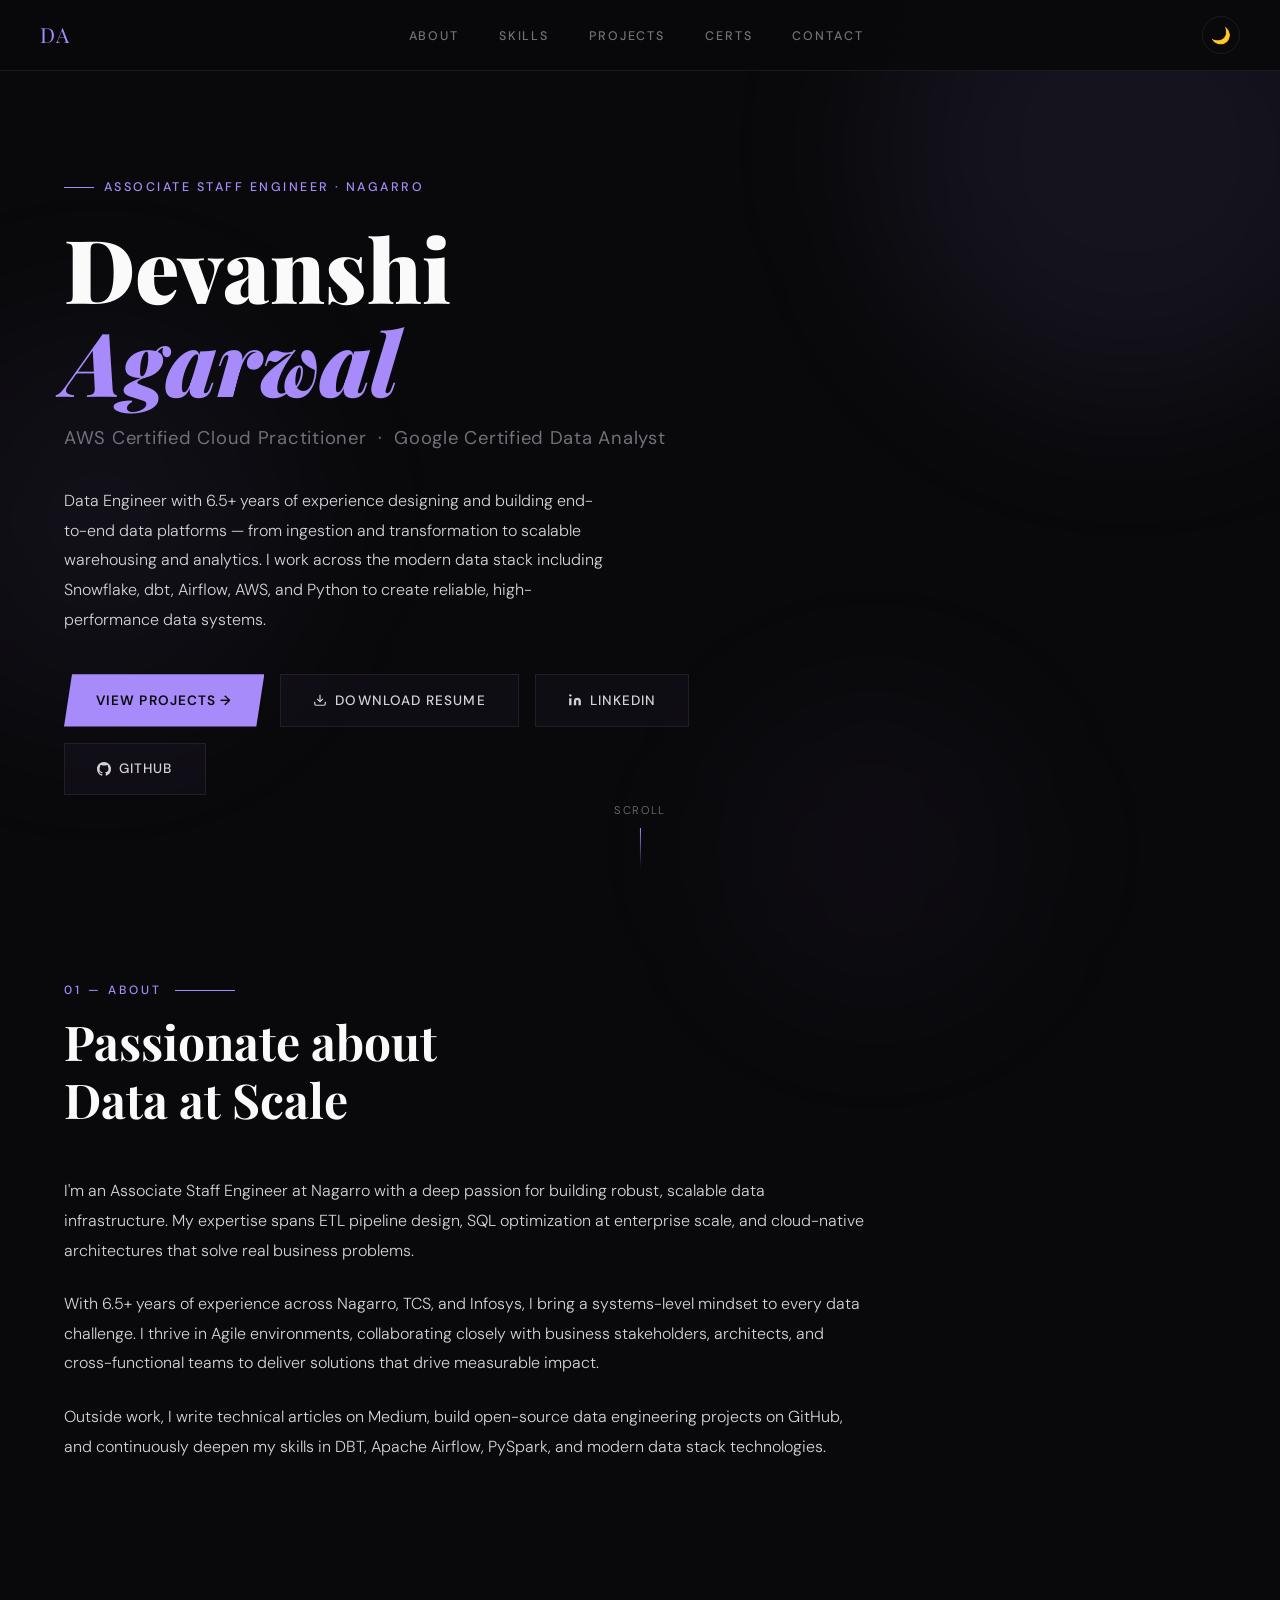
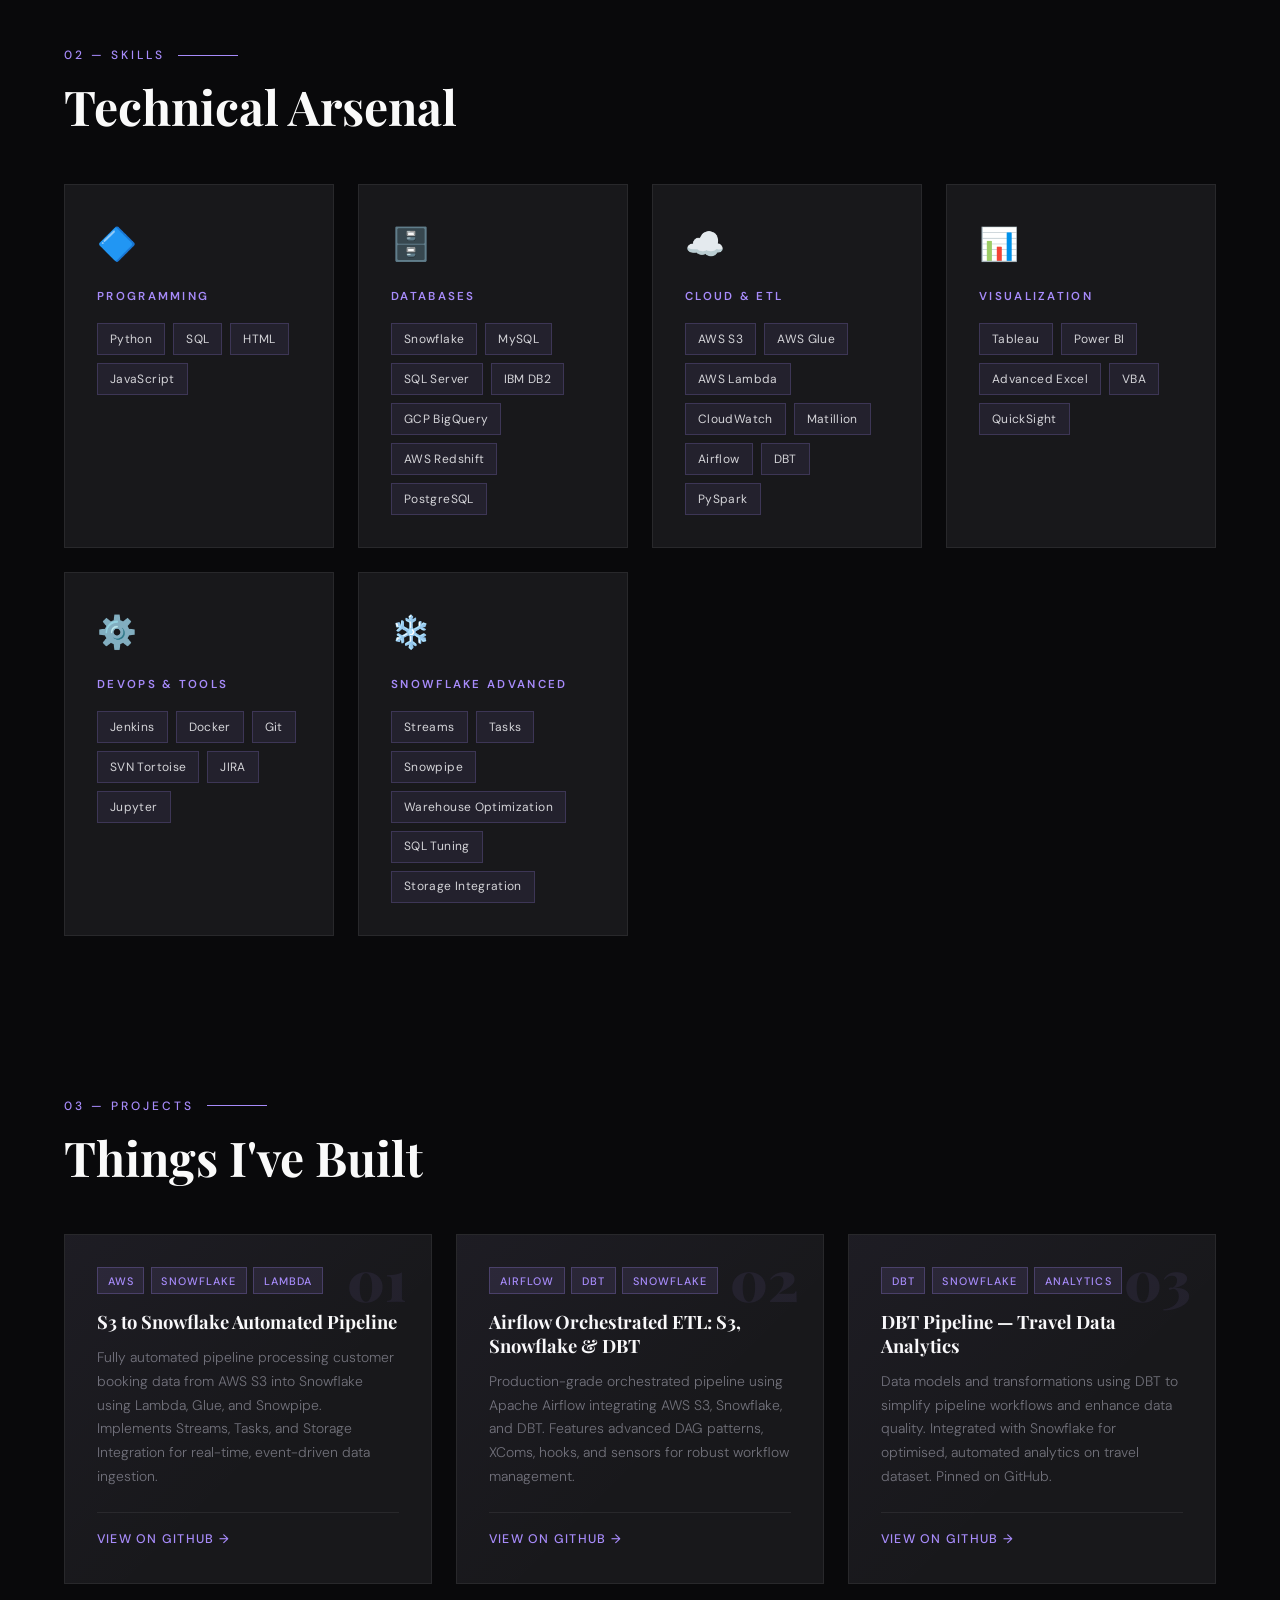
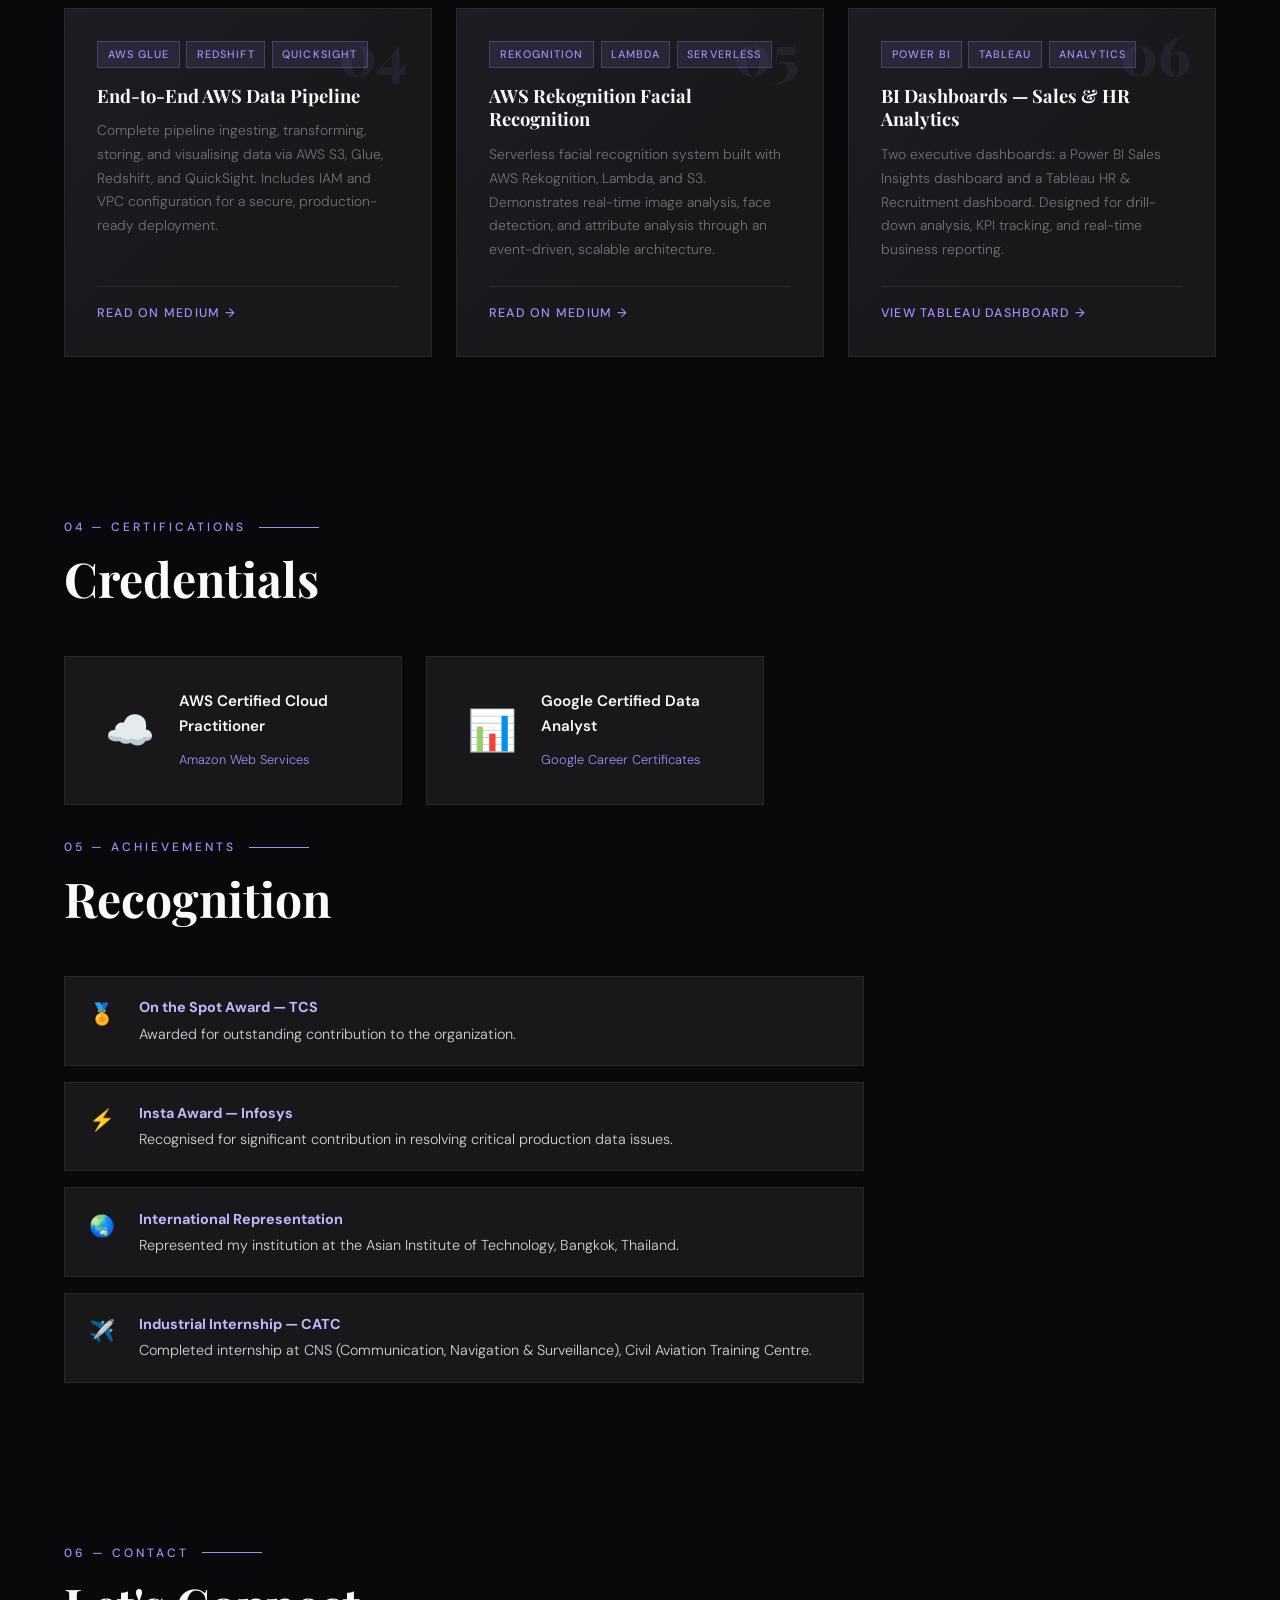
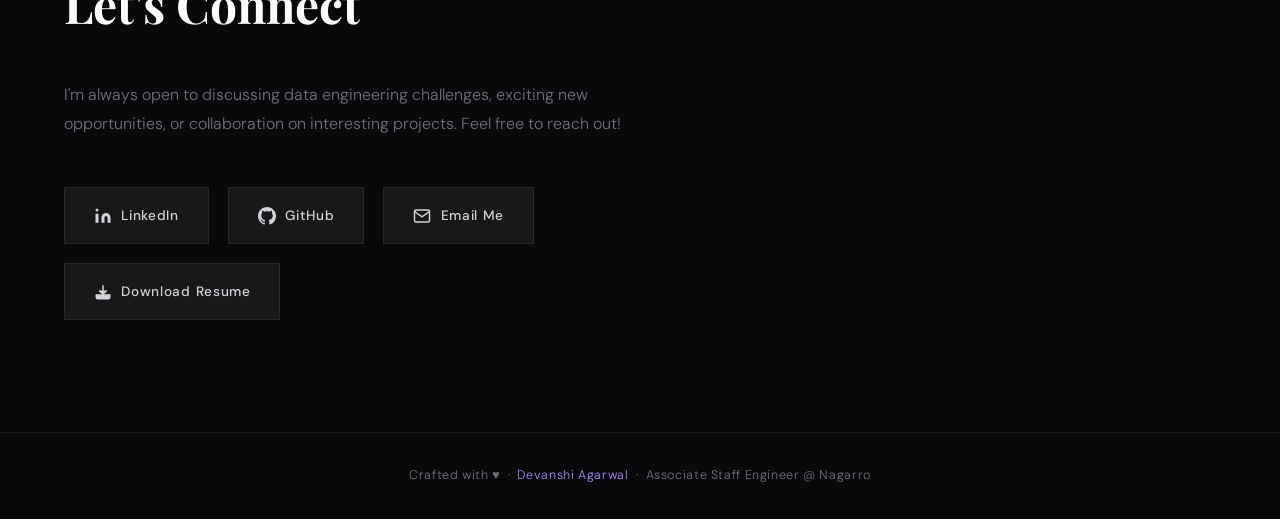
<file: index.html>
<!DOCTYPE html>
<html lang="en">
<head>
  <meta charset="UTF-8"/>
  <meta name="viewport" content="width=device-width, initial-scale=1.0"/>
  <title>Devanshi Agarwal — Data Engineer</title>
  <link href="https://fonts.googleapis.com/css2?family=Playfair+Display:ital,wght@0,400;0,700;0,900;1,400&family=DM+Sans:opsz,wght@9..40,300;9..40,400;9..40,500;9..40,600&display=swap" rel="stylesheet"/>
  <style>
    :root {
      --navy:        #09090B;
      --navy-mid:    #111113;
      --navy-card:   #18181B;
      --navy-border: rgba(255,255,255,0.07);
      --gold:        #A78BFA;
      --gold-light:  #C4B5FD;
      --gold-dim:    rgba(167,139,250,0.10);
      --white:       #FAFAFA;
      --text:        #D4D4D8;
      --text-muted:  #71717A;
      --accent:      #A78BFA;
      --accent-dim:  rgba(167,139,250,0.10);
    }

    [data-theme="light"] {
      --navy:        #FAFAFA;
      --navy-mid:    #F4F4F5;
      --navy-card:   #FFFFFF;
      --navy-border: rgba(0,0,0,0.08);
      --gold:        #7C3AED;
      --gold-light:  #6D28D9;
      --gold-dim:    rgba(124,58,237,0.07);
      --white:       #09090B;
      --text:        #18181B;
      --text-muted:  #71717A;
      --accent:      #7C3AED;
      --accent-dim:  rgba(124,58,237,0.07);
    }

    /* Theme toggle button */
    .theme-toggle {
      background: none;
      border: 1px solid var(--navy-border);
      color: var(--text-muted);
      cursor: pointer;
      width: 38px;
      height: 38px;
      border-radius: 50%;
      display: flex;
      align-items: center;
      justify-content: center;
      font-size: 1rem;
      transition: all 0.3s;
      flex-shrink: 0;
    }

    .theme-toggle:hover {
      border-color: var(--gold);
      color: var(--gold);
      background: var(--gold-dim);
    }

    [data-theme="light"] body::before { display: none; }

    [data-theme="light"] .orb-1,
    [data-theme="light"] .orb-2,
    [data-theme="light"] .orb-3 { display: none; }

    [data-theme="light"] #about,
    [data-theme="light"] #experience,
    [data-theme="light"] #certifications { background: none; }

    [data-theme="light"] nav {
      background: rgba(250,250,250,0.92);
      box-shadow: 0 1px 0 rgba(0,0,0,0.06);
    }

    *, *::before, *::after { margin: 0; padding: 0; box-sizing: border-box; }
    html { scroll-behavior: smooth; font-size: 16px; }

    body {
      background: var(--navy);
      color: var(--text);
      font-family: 'DM Sans', sans-serif;
      font-weight: 300;
      line-height: 1.7;
      overflow-x: hidden;
    }

    ::-webkit-scrollbar { width: 6px; }
    ::-webkit-scrollbar-track { background: var(--navy); }
    ::-webkit-scrollbar-thumb { background: var(--gold); border-radius: 3px; }

    body::before { display: none; }

    .orb {
      position: fixed;
      border-radius: 50%;
      filter: blur(80px);
      pointer-events: none;
      z-index: 0;
      animation: floatOrb 12s ease-in-out infinite;
    }
    .orb-1 { width: 500px; height: 500px; background: rgba(167,139,250,0.08); top: -100px; right: -100px; }
    .orb-2 { width: 400px; height: 400px; background: rgba(167,139,250,0.05); bottom: 20%; left: -100px; animation-delay: 5s; }
    .orb-3 { width: 300px; height: 300px; background: rgba(167,139,250,0.04); bottom: -100px; right: 20%; animation-delay: 8s; }

    @keyframes floatOrb {
      0%, 100% { transform: translateY(0) scale(1); }
      50% { transform: translateY(-30px) scale(1.05); }
    }

    /* NAV */
    nav {
      position: fixed;
      top: 0; left: 0; right: 0;
      z-index: 1000;
      padding: 1rem max(2rem, calc(50% - 600px));
      display: flex;
      justify-content: space-between;
      align-items: center;
      background: rgba(9,9,11,0.92);
      backdrop-filter: blur(20px);
      border-bottom: 1px solid var(--navy-border);
      transition: box-shadow 0.3s;
    }

    .nav-logo {
      font-family: 'Playfair Display', serif;
      font-size: 1.3rem;
      color: var(--gold);
      letter-spacing: 0.05em;
      text-decoration: none;
    }

    .nav-links { display: flex; gap: 2.5rem; list-style: none; }

    .nav-links a {
      color: var(--text-muted);
      text-decoration: none;
      font-size: 0.78rem;
      letter-spacing: 0.15em;
      text-transform: uppercase;
      font-weight: 500;
      transition: color 0.3s;
      position: relative;
    }

    .nav-links a::after {
      content: '';
      position: absolute;
      bottom: -3px; left: 0; right: 0;
      height: 1px;
      background: var(--gold);
      transform: scaleX(0);
      transition: transform 0.3s;
    }

    .nav-links a:hover { color: var(--gold); }
    .nav-links a:hover::after { transform: scaleX(1); }

    /* HERO */
    #hero {
      min-height: 100vh;
      display: flex;
      align-items: center;
      padding: 8rem max(4rem, calc(50% - 580px)) 4rem;
      position: relative;
      z-index: 1;
    }

    .hero-content { max-width: 680px; }

    .hero-tag {
      display: inline-flex;
      align-items: center;
      gap: 0.6rem;
      font-size: 0.78rem;
      letter-spacing: 0.2em;
      text-transform: uppercase;
      color: var(--gold);
      margin-bottom: 1.5rem;
      font-weight: 500;
      opacity: 0;
      animation: fadeUp 0.8s ease forwards 0.1s;
    }

    .hero-tag::before {
      content: '';
      display: block;
      width: 30px;
      height: 1px;
      background: var(--gold);
    }

    .hero-name {
      font-family: 'Playfair Display', serif;
      font-size: clamp(3rem, 7vw, 5.5rem);
      font-weight: 900;
      line-height: 1.05;
      color: var(--white);
      margin-bottom: 1rem;
      opacity: 0;
      animation: fadeUp 0.8s ease forwards 0.25s;
    }

    .hero-name span { color: var(--gold); font-style: italic; }

    .hero-title {
      font-size: 1.15rem;
      color: var(--text-muted);
      margin-bottom: 2rem;
      font-weight: 400;
      letter-spacing: 0.04em;
      opacity: 0;
      animation: fadeUp 0.8s ease forwards 0.4s;
    }

    .hero-desc {
      font-size: 1rem;
      line-height: 1.85;
      color: var(--text);
      max-width: 550px;
      margin-bottom: 2.5rem;
      opacity: 0;
      animation: fadeUp 0.8s ease forwards 0.55s;
    }

    .hero-ctas {
      display: flex;
      gap: 1rem;
      flex-wrap: wrap;
      opacity: 0;
      animation: fadeUp 0.8s ease forwards 0.7s;
    }

    .btn-primary {
      display: inline-flex;
      align-items: center;
      gap: 0.5rem;
      padding: 0.85rem 2rem;
      background: var(--gold);
      color: var(--navy);
      text-decoration: none;
      font-weight: 600;
      font-size: 0.85rem;
      letter-spacing: 0.08em;
      text-transform: uppercase;
      transition: all 0.3s;
      clip-path: polygon(8px 0%, 100% 0%, calc(100% - 8px) 100%, 0% 100%);
    }

    .btn-primary:hover {
      background: var(--gold-light);
      transform: translateY(-2px);
      box-shadow: 0 8px 30px rgba(167,139,250,0.3);
    }

    .btn-outline {
      display: inline-flex;
      align-items: center;
      gap: 0.5rem;
      padding: 0.85rem 2rem;
      border: 1px solid var(--navy-border);
      color: var(--text);
      text-decoration: none;
      font-weight: 500;
      font-size: 0.85rem;
      letter-spacing: 0.08em;
      text-transform: uppercase;
      transition: all 0.3s;
      background: rgba(167,139,250,0.04);
    }

    .btn-outline:hover {
      border-color: var(--gold);
      color: var(--gold);
      background: var(--gold-dim);
    }

    .hero-stats {
      position: absolute;
      right: 4rem;
      top: 50%;
      transform: translateY(-50%);
      display: flex;
      flex-direction: column;
      gap: 2rem;
      opacity: 0;
      animation: fadeInRight 0.8s ease forwards 0.9s;
    }

    .stat-item { text-align: right; }

    .stat-number {
      font-family: 'Playfair Display', serif;
      font-size: 2.8rem;
      font-weight: 700;
      color: var(--gold);
      line-height: 1;
    }

    .stat-label {
      font-size: 0.72rem;
      letter-spacing: 0.15em;
      text-transform: uppercase;
      color: var(--text-muted);
      margin-top: 0.2rem;
    }

    .stat-divider { width: 100%; height: 1px; background: var(--navy-border); }

    .scroll-hint {
      position: absolute;
      bottom: 2rem;
      left: 50%;
      transform: translateX(-50%);
      display: flex;
      flex-direction: column;
      align-items: center;
      gap: 0.5rem;
      color: var(--text-muted);
      font-size: 0.7rem;
      letter-spacing: 0.15em;
      text-transform: uppercase;
      animation: scrollBounce 2s ease-in-out infinite;
      z-index: 1;
    }

    .scroll-hint::after {
      content: '';
      display: block;
      width: 1px;
      height: 40px;
      background: linear-gradient(to bottom, var(--gold), transparent);
    }

    @keyframes scrollBounce {
      0%, 100% { transform: translateX(-50%) translateY(0); }
      50% { transform: translateX(-50%) translateY(8px); }
    }

    /* SECTIONS */
    section {
      padding: 5rem max(4rem, calc(50% - 580px));
      position: relative;
      z-index: 1;
    }

    .section-header { margin-bottom: 3rem; }

    .section-label {
      font-size: 0.75rem;
      letter-spacing: 0.25em;
      text-transform: uppercase;
      color: var(--gold);
      font-weight: 500;
      display: flex;
      align-items: center;
      gap: 0.8rem;
      margin-bottom: 0.8rem;
    }

    .section-label::after {
      content: '';
      flex: 1;
      max-width: 60px;
      height: 1px;
      background: var(--gold);
    }

    .section-title {
      font-family: 'Playfair Display', serif;
      font-size: clamp(2rem, 4vw, 3rem);
      font-weight: 700;
      color: var(--white);
      line-height: 1.2;
    }

    /* ABOUT */
    #about { }

    .about-grid {
      display: grid;
      grid-template-columns: 1fr;
      gap: 2rem;
      align-items: start;
      max-width: 800px;
    }

    .about-text p {
      color: var(--text);
      margin-bottom: 1.5rem;
      font-size: 1rem;
      line-height: 1.85;
    }

    .about-highlights { display: flex; flex-direction: column; gap: 1rem; }

    .highlight-item {
      display: flex;
      align-items: flex-start;
      gap: 1rem;
      padding: 1.2rem 1.5rem;
      background: rgba(167,139,250,0.04);
      border: 1px solid var(--navy-border);
      border-left: 3px solid var(--gold);
      transition: all 0.3s;
    }

    .highlight-item:hover { background: var(--gold-dim); transform: translateX(4px); }

    .highlight-icon { font-size: 1.3rem; flex-shrink: 0; }

    .highlight-text strong {
      display: block;
      color: var(--white);
      font-size: 0.88rem;
      font-weight: 600;
      margin-bottom: 0.2rem;
    }

    .highlight-text span { font-size: 0.8rem; color: var(--text-muted); }

    /* SKILLS */
    #skills { }

    .skills-grid {
      display: grid;
      grid-template-columns: repeat(auto-fit, minmax(260px, 1fr));
      gap: 1.5rem;
    }

    .skill-card {
      padding: 2rem;
      background: var(--navy-card);
      border: 1px solid var(--navy-border);
      transition: all 0.3s;
      position: relative;
      overflow: hidden;
    }

    .skill-card::before {
      content: '';
      position: absolute;
      top: 0; left: 0; right: 0;
      height: 2px;
      background: linear-gradient(90deg, var(--gold), transparent);
      transform: scaleX(0);
      transform-origin: left;
      transition: transform 0.4s;
    }

    .skill-card:hover { border-color: rgba(167,139,250,0.4); transform: translateY(-4px); box-shadow: 0 20px 40px rgba(0,0,0,0.3); }
    .skill-card:hover::before { transform: scaleX(1); }

    .skill-card-icon { font-size: 2rem; margin-bottom: 1rem; }
    .skill-card-title { font-size: 0.72rem; letter-spacing: 0.2em; text-transform: uppercase; color: var(--gold); font-weight: 600; margin-bottom: 1rem; }

    .skill-tags { display: flex; flex-wrap: wrap; gap: 0.5rem; }

    .skill-tag {
      padding: 0.3rem 0.75rem;
      font-size: 0.75rem;
      background: rgba(167,139,250,0.08);
      border: 1px solid rgba(167,139,250,0.2);
      color: var(--text);
      letter-spacing: 0.03em;
      font-weight: 400;
      transition: all 0.2s;
    }

    .skill-tag:hover { background: var(--gold-dim); color: var(--gold-light); border-color: var(--gold); }

    /* EXPERIENCE */
    #experience { background: linear-gradient(180deg, transparent, rgba(17,24,39,0.3), transparent); }

    .experience-inner { max-width: 900px; }

    .exp-item {
      display: grid;
      grid-template-columns: 140px 1fr;
      gap: 3rem;
      margin-bottom: 3rem;
      position: relative;
    }

    .exp-item::after {
      content: '';
      position: absolute;
      left: 139px;
      top: 20px;
      bottom: -4rem;
      width: 1px;
      background: linear-gradient(to bottom, var(--gold), transparent);
    }

    .exp-item:last-child::after { display: none; }

    .exp-meta { text-align: right; padding-top: 0.2rem; }

    .exp-date {
      font-size: 0.75rem;
      letter-spacing: 0.1em;
      color: var(--gold);
      font-weight: 500;
      text-transform: uppercase;
      display: block;
      margin-bottom: 0.4rem;
      line-height: 1.6;
    }

    .exp-company-side { font-size: 0.8rem; color: var(--text-muted); }

    .exp-dot {
      position: absolute;
      left: 131px;
      top: 12px;
      width: 18px;
      height: 18px;
      border: 2px solid var(--gold);
      background: var(--navy);
      border-radius: 50%;
      display: flex;
      align-items: center;
      justify-content: center;
    }

    .exp-dot::before {
      content: '';
      width: 6px;
      height: 6px;
      background: var(--gold);
      border-radius: 50%;
    }

    .exp-role {
      font-family: 'Playfair Display', serif;
      font-size: 1.4rem;
      font-weight: 700;
      color: var(--white);
      margin-bottom: 0.3rem;
    }

    .exp-company-name {
      font-size: 0.88rem;
      color: var(--gold);
      font-weight: 500;
      margin-bottom: 1.2rem;
      letter-spacing: 0.05em;
    }

    .exp-bullets { list-style: none; display: flex; flex-direction: column; gap: 0.75rem; }

    .exp-bullets li {
      font-size: 0.9rem;
      color: var(--text);
      display: flex;
      gap: 0.75rem;
      align-items: flex-start;
      line-height: 1.6;
    }

    .exp-bullets li::before { content: '▸'; color: var(--gold); flex-shrink: 0; }
    .exp-highlight { color: var(--gold-light); font-weight: 500; }

    /* PROJECTS */
    .projects-grid {
      display: grid;
      grid-template-columns: repeat(auto-fit, minmax(320px, 1fr));
      gap: 1.5rem;
      max-width: 1200px;
    }

    .project-card {
      background: var(--navy-card);
      border: 1px solid var(--navy-border);
      padding: 2rem;
      transition: all 0.35s;
      position: relative;
      overflow: hidden;
      display: flex;
      flex-direction: column;
    }

    .project-card::before {
      content: '';
      position: absolute;
      inset: 0;
      background: linear-gradient(135deg, rgba(167,139,250,0.04) 0%, transparent 60%);
      pointer-events: none;
    }

    .project-card:hover {
      border-color: rgba(167,139,250,0.5);
      transform: translateY(-6px);
      box-shadow: 0 25px 50px rgba(0,0,0,0.4);
    }

    .project-number {
      font-family: 'Playfair Display', serif;
      font-size: 3.5rem;
      font-weight: 900;
      color: rgba(167,139,250,0.08);
      line-height: 1;
      position: absolute;
      top: 1rem;
      right: 1.5rem;
    }

    .project-tags { display: flex; flex-wrap: wrap; gap: 0.4rem; margin-bottom: 1rem; }

    .project-tag {
      padding: 0.2rem 0.6rem;
      font-size: 0.68rem;
      letter-spacing: 0.1em;
      text-transform: uppercase;
      background: var(--accent-dim);
      color: var(--accent);
      border: 1px solid rgba(167,139,250,0.25);
      font-weight: 500;
    }

    .project-title {
      font-family: 'Playfair Display', serif;
      font-size: 1.15rem;
      font-weight: 700;
      color: var(--white);
      margin-bottom: 0.75rem;
      line-height: 1.3;
    }

    .project-desc {
      font-size: 0.87rem;
      color: var(--text-muted);
      line-height: 1.7;
      flex: 1;
      margin-bottom: 1.5rem;
    }

    .project-link {
      display: inline-flex;
      align-items: center;
      gap: 0.5rem;
      font-size: 0.78rem;
      color: var(--gold);
      text-decoration: none;
      letter-spacing: 0.1em;
      text-transform: uppercase;
      font-weight: 500;
      transition: gap 0.2s;
      border-top: 1px solid var(--navy-border);
      padding-top: 1rem;
    }

    .project-link:hover { gap: 0.9rem; color: var(--gold-light); }

    /* CERTIFICATIONS */
    #certifications { }

    .certs-grid {
      display: grid;
      grid-template-columns: repeat(auto-fit, minmax(280px, 1fr));
      gap: 1.5rem;
      max-width: 700px;
      margin-bottom: 2rem;
    }

    .cert-card {
      padding: 2rem 2.5rem;
      background: var(--navy-card);
      border: 1px solid var(--navy-border);
      display: flex;
      align-items: center;
      gap: 1.5rem;
      transition: all 0.3s;
    }

    .cert-card:hover {
      border-color: rgba(167,139,250,0.4);
      transform: translateY(-3px);
      box-shadow: 0 15px 40px rgba(0,0,0,0.2);
    }

    .cert-badge { font-size: 2.5rem; flex-shrink: 0; }

    .cert-info strong { display: block; color: var(--white); font-size: 0.95rem; font-weight: 600; margin-bottom: 0.3rem; }
    .cert-info span { font-size: 0.8rem; color: var(--gold); }

    .achievements-list { display: flex; flex-direction: column; gap: 1rem; max-width: 800px; }

    .achievement-item {
      display: flex;
      gap: 1.5rem;
      align-items: flex-start;
      padding: 1.2rem 1.5rem;
      background: var(--navy-card);
      border: 1px solid var(--navy-border);
      transition: all 0.3s;
    }

    .achievement-item:hover { border-color: rgba(167,139,250,0.3); transform: translateX(4px); }
    .achievement-icon { font-size: 1.3rem; flex-shrink: 0; }
    .achievement-text { font-size: 0.9rem; color: var(--text); line-height: 1.6; }

    /* CONTACT */
    #contact { }

    .contact-inner { max-width: 600px; }

    .contact-desc { font-size: 1rem; color: var(--text-muted); margin-bottom: 3rem; line-height: 1.8; }

    .contact-links {
      display: flex;
      justify-content: flex-start;
      gap: 1.2rem;
      flex-wrap: wrap;
      margin-bottom: 2rem;
    }

    .contact-link {
      display: flex;
      align-items: center;
      gap: 0.6rem;
      padding: 1rem 1.8rem;
      background: var(--navy-card);
      border: 1px solid var(--navy-border);
      color: var(--text);
      text-decoration: none;
      font-size: 0.85rem;
      font-weight: 500;
      transition: all 0.3s;
      letter-spacing: 0.05em;
    }

    .contact-link:hover {
      border-color: var(--gold);
      color: var(--gold);
      background: var(--gold-dim);
      transform: translateY(-3px);
      box-shadow: 0 10px 30px rgba(0,0,0,0.15);
    }

    .contact-link svg { width: 18px; height: 18px; fill: currentColor; }

    .contact-email { font-size: 0.85rem; color: var(--text-muted); }
    .contact-email a { color: var(--gold); text-decoration: none; }
    .contact-email a:hover { text-decoration: underline; }

    footer {
      text-align: center;
      padding: 2rem;
      border-top: 1px solid var(--navy-border);
      font-size: 0.78rem;
      color: var(--text-muted);
      letter-spacing: 0.05em;
      position: relative;
      z-index: 1;
    }

    footer span { color: var(--gold); }

    /* ANIMATIONS */
    @keyframes fadeUp {
      from { opacity: 0; transform: translateY(30px); }
      to { opacity: 1; transform: translateY(0); }
    }

    @keyframes fadeInRight {
      from { opacity: 0; transform: translate(30px, -50%); }
      to { opacity: 1; transform: translate(0, -50%); }
    }

    .reveal {
      opacity: 0;
      transform: translateY(25px);
      transition: opacity 0.7s ease, transform 0.7s ease;
    }

    .reveal.visible { opacity: 1; transform: translateY(0); }

    /* MOBILE */
    @media (max-width: 768px) {
      nav { padding: 1rem 1.5rem; }
      .nav-links { display: none; }
      section { padding: 4rem 1.5rem; }
      #hero { padding: 7rem 1.5rem 4rem; }
      nav { padding: 1rem 1.5rem; }
      #hero { padding: 7rem 1.5rem 4rem; }
      .hero-stats { display: none; }
      .hero-name { font-size: 2.5rem; }
      .about-grid { grid-template-columns: 1fr; gap: 2.5rem; }
      .exp-item { grid-template-columns: 1fr; gap: 0.5rem; }
      .exp-item::after, .exp-dot { display: none; }
      .exp-meta { text-align: left; }
    }

    /* HAMBURGER MENU */
    .hamburger {
      display: none;
      flex-direction: column;
      gap: 5px;
      cursor: pointer;
      padding: 4px;
      background: none;
      border: none;
    }
    .hamburger span {
      display: block;
      width: 22px;
      height: 2px;
      background: var(--text);
      border-radius: 2px;
      transition: all 0.3s;
    }
    .hamburger.open span:nth-child(1) { transform: translateY(7px) rotate(45deg); }
    .hamburger.open span:nth-child(2) { opacity: 0; }
    .hamburger.open span:nth-child(3) { transform: translateY(-7px) rotate(-45deg); }

    @media (max-width: 768px) {
      .hamburger { display: flex; }
      .nav-links {
        display: none;
        position: fixed;
        top: 60px; left: 0; right: 0;
        background: var(--navy-mid);
        border-bottom: 1px solid var(--navy-border);
        flex-direction: column;
        padding: 1.5rem 2rem;
        gap: 1.5rem;
        z-index: 999;
      }
      .nav-links.open { display: flex; }
      .nav-links a { font-size: 1rem; }
    }

    /* ACTIVE NAV */
    .nav-links a.active {
      color: var(--gold);
    }
    .nav-links a.active::after { transform: scaleX(1); }

    /* BACK TO TOP */
    .back-to-top {
      position: fixed;
      bottom: 2rem;
      right: 2rem;
      width: 42px;
      height: 42px;
      background: var(--gold);
      color: var(--navy);
      border: none;
      border-radius: 50%;
      cursor: pointer;
      display: flex;
      align-items: center;
      justify-content: center;
      font-size: 1.1rem;
      opacity: 0;
      transform: translateY(10px);
      transition: all 0.3s;
      z-index: 500;
      box-shadow: 0 4px 20px rgba(0,0,0,0.3);
    }
    .back-to-top.visible {
      opacity: 1;
      transform: translateY(0);
    }
    .back-to-top:hover {
      transform: translateY(-3px);
      box-shadow: 0 8px 25px rgba(0,0,0,0.4);
    }
  </style>
</head>
<body>

  <div class="orb orb-1"></div>
  <div class="orb orb-2"></div>
  <div class="orb orb-3"></div>

  <!-- NAV -->
  <nav>
    <a class="nav-logo" href="#hero">DA</a>
    <ul class="nav-links">
      <li><a href="#about">About</a></li>
      <li><a href="#skills">Skills</a></li>
      <li><a href="#projects">Projects</a></li>
      <li><a href="#certifications">Certs</a></li>
      <li><a href="#contact">Contact</a></li>
    </ul>
    <button class="hamburger" id="hamburger" aria-label="Menu"><span></span><span></span><span></span></button>
    <button class="theme-toggle" id="themeToggle" title="Toggle theme">🌙</button>
  </nav>

  <!-- HERO -->
  <section id="hero">
    <div class="hero-content">
      <div class="hero-tag">Associate Staff Engineer · Nagarro</div>
      <h1 class="hero-name">Devanshi<br/><span>Agarwal</span></h1>
      <p class="hero-title">AWS Certified Cloud Practitioner &nbsp;·&nbsp; Google Certified Data Analyst</p>
      <p class="hero-desc">
        Data Engineer with 6.5+ years of experience designing and building end-to-end data platforms — from ingestion and transformation to scalable warehousing and analytics. I work across the modern data stack including Snowflake, dbt, Airflow, AWS, and Python to create reliable, high-performance data systems.
      </p>
      <div class="hero-ctas">
        <a href="#projects" class="btn-primary">View Projects →</a>
        <a href="Devanshi Resume.pdf" download="Devanshi_Agarwal_Resume.pdf" class="btn-outline">
          <svg viewBox="0 0 24 24" width="14" height="14" fill="none" stroke="currentColor" stroke-width="2"><path d="M21 15v4a2 2 0 0 1-2 2H5a2 2 0 0 1-2-2v-4"/><polyline points="7 10 12 15 17 10"/><line x1="12" y1="15" x2="12" y2="3"/></svg>
          Download Resume
        </a>
        <a href="https://www.linkedin.com/in/devanshi-agarwal-23303223a/" target="_blank" class="btn-outline">
          <svg viewBox="0 0 24 24" width="14" height="14" fill="currentColor"><path d="M16 8a6 6 0 0 1 6 6v7h-4v-7a2 2 0 0 0-2-2 2 2 0 0 0-2 2v7h-4v-7a6 6 0 0 1 6-6zM2 9h4v12H2z"/><circle cx="4" cy="4" r="2"/></svg>
          LinkedIn
        </a>
        <a href="https://github.com/devanshiagarwal1034" target="_blank" class="btn-outline">
          <svg viewBox="0 0 24 24" width="14" height="14" fill="currentColor"><path d="M12 0C5.37 0 0 5.37 0 12c0 5.31 3.435 9.795 8.205 11.385.6.105.825-.255.825-.57 0-.285-.015-1.23-.015-2.235-3.015.555-3.795-.735-4.035-1.41-.135-.345-.72-1.41-1.23-1.695-.42-.225-1.02-.78-.015-.795.945-.015 1.62.87 1.845 1.23 1.08 1.815 2.805 1.305 3.495.99.105-.78.42-1.305.765-1.605-2.67-.3-5.46-1.335-5.46-5.925 0-1.305.465-2.385 1.23-3.225-.12-.3-.54-1.53.12-3.18 0 0 1.005-.315 3.3 1.23.96-.27 1.98-.405 3-.405s2.04.135 3 .405c2.295-1.56 3.3-1.23 3.3-1.23.66 1.65.24 2.88.12 3.18.765.84 1.23 1.905 1.23 3.225 0 4.605-2.805 5.625-5.475 5.925.435.375.81 1.095.81 2.22 0 1.605-.015 2.895-.015 3.3 0 .315.225.69.825.57A12.02 12.02 0 0 0 24 12c0-6.63-5.37-12-12-12z"/></svg>
          GitHub
        </a>
      </div>
    </div>


    <div class="scroll-hint">Scroll</div>
  </section>

  <!-- ABOUT -->
  <section id="about">
    <div class="section-header reveal">
      <div class="section-label">01 — About</div>
      <h2 class="section-title">Passionate about<br/>Data at Scale</h2>
    </div>
    <div class="about-grid">
      <div class="about-text reveal">
        <p>I'm an Associate Staff Engineer at Nagarro with a deep passion for building robust, scalable data infrastructure. My expertise spans ETL pipeline design, SQL optimization at enterprise scale, and cloud-native architectures that solve real business problems.</p>
        <p>With 6.5+ years of experience across Nagarro, TCS, and Infosys, I bring a systems-level mindset to every data challenge. I thrive in Agile environments, collaborating closely with business stakeholders, architects, and cross-functional teams to deliver solutions that drive measurable impact.</p>
        <p>Outside work, I write technical articles on Medium, build open-source data engineering projects on GitHub, and continuously deepen my skills in DBT, Apache Airflow, PySpark, and modern data stack technologies.</p>
      </div>
    </div>
  </section>

  <!-- SKILLS -->
  <section id="skills">
    <div class="section-header reveal">
      <div class="section-label">02 — Skills</div>
      <h2 class="section-title">Technical Arsenal</h2>
    </div>
    <div class="skills-grid">
      <div class="skill-card reveal">
        <div class="skill-card-icon">🔷</div>
        <div class="skill-card-title">Programming</div>
        <div class="skill-tags">
          <span class="skill-tag">Python</span>
          <span class="skill-tag">SQL</span>
          <span class="skill-tag">HTML</span>
          <span class="skill-tag">JavaScript</span>
        </div>
      </div>
      <div class="skill-card reveal">
        <div class="skill-card-icon">🗄️</div>
        <div class="skill-card-title">Databases</div>
        <div class="skill-tags">
          <span class="skill-tag">Snowflake</span>
          <span class="skill-tag">MySQL</span>
          <span class="skill-tag">SQL Server</span>
          <span class="skill-tag">IBM DB2</span>
          <span class="skill-tag">GCP BigQuery</span>
          <span class="skill-tag">AWS Redshift</span>
          <span class="skill-tag">PostgreSQL</span>
        </div>
      </div>
      <div class="skill-card reveal">
        <div class="skill-card-icon">☁️</div>
        <div class="skill-card-title">Cloud & ETL</div>
        <div class="skill-tags">
          <span class="skill-tag">AWS S3</span>
          <span class="skill-tag">AWS Glue</span>
          <span class="skill-tag">AWS Lambda</span>
          <span class="skill-tag">CloudWatch</span>
          <span class="skill-tag">Matillion</span>
          <span class="skill-tag">Airflow</span>
          <span class="skill-tag">DBT</span>
          <span class="skill-tag">PySpark</span>
        </div>
      </div>
      <div class="skill-card reveal">
        <div class="skill-card-icon">📊</div>
        <div class="skill-card-title">Visualization</div>
        <div class="skill-tags">
          <span class="skill-tag">Tableau</span>
          <span class="skill-tag">Power BI</span>
          <span class="skill-tag">Advanced Excel</span>
          <span class="skill-tag">VBA</span>
          <span class="skill-tag">QuickSight</span>
        </div>
      </div>
      <div class="skill-card reveal">
        <div class="skill-card-icon">⚙️</div>
        <div class="skill-card-title">DevOps & Tools</div>
        <div class="skill-tags">
          <span class="skill-tag">Jenkins</span>
          <span class="skill-tag">Docker</span>
          <span class="skill-tag">Git</span>
          <span class="skill-tag">SVN Tortoise</span>
          <span class="skill-tag">JIRA</span>
          <span class="skill-tag">Jupyter</span>
        </div>
      </div>
      <div class="skill-card reveal">
        <div class="skill-card-icon">❄️</div>
        <div class="skill-card-title">Snowflake Advanced</div>
        <div class="skill-tags">
          <span class="skill-tag">Streams</span>
          <span class="skill-tag">Tasks</span>
          <span class="skill-tag">Snowpipe</span>
          <span class="skill-tag">Warehouse Optimization</span>
          <span class="skill-tag">SQL Tuning</span>
          <span class="skill-tag">Storage Integration</span>
        </div>
      </div>
    </div>
  </section>

  <!-- EXPERIENCE -->


  <!-- PROJECTS -->
  <section id="projects">
    <div class="section-header reveal">
      <div class="section-label">03 — Projects</div>
      <h2 class="section-title">Things I've Built</h2>
    </div>
    <div class="projects-grid">

      <div class="project-card reveal">
        <div class="project-number">01</div>
        <div class="project-tags"><span class="project-tag">AWS</span><span class="project-tag">Snowflake</span><span class="project-tag">Lambda</span></div>
        <div class="project-title">S3 to Snowflake Automated Pipeline</div>
        <p class="project-desc">Fully automated pipeline processing customer booking data from AWS S3 into Snowflake using Lambda, Glue, and Snowpipe. Implements Streams, Tasks, and Storage Integration for real-time, event-driven data ingestion.</p>
        <a href="https://github.com/devanshiagarwal1034" target="_blank" class="project-link">View on GitHub →</a>
      </div>

      <div class="project-card reveal">
        <div class="project-number">02</div>
        <div class="project-tags"><span class="project-tag">Airflow</span><span class="project-tag">DBT</span><span class="project-tag">Snowflake</span></div>
        <div class="project-title">Airflow Orchestrated ETL: S3, Snowflake & DBT</div>
        <p class="project-desc">Production-grade orchestrated pipeline using Apache Airflow integrating AWS S3, Snowflake, and DBT. Features advanced DAG patterns, XComs, hooks, and sensors for robust workflow management.</p>
        <a href="https://github.com/devanshiagarwal1034" target="_blank" class="project-link">View on GitHub →</a>
      </div>

      <div class="project-card reveal">
        <div class="project-number">03</div>
        <div class="project-tags"><span class="project-tag">DBT</span><span class="project-tag">Snowflake</span><span class="project-tag">Analytics</span></div>
        <div class="project-title">DBT Pipeline — Travel Data Analytics</div>
        <p class="project-desc">Data models and transformations using DBT to simplify pipeline workflows and enhance data quality. Integrated with Snowflake for optimised, automated analytics on travel dataset. Pinned on GitHub.</p>
        <a href="https://github.com/devanshiagarwal1034/DBT-Pipeline-for-Travel-Data-Analytics" target="_blank" class="project-link">View on GitHub →</a>
      </div>

      <div class="project-card reveal">
        <div class="project-number">04</div>
        <div class="project-tags"><span class="project-tag">AWS Glue</span><span class="project-tag">Redshift</span><span class="project-tag">QuickSight</span></div>
        <div class="project-title">End-to-End AWS Data Pipeline</div>
        <p class="project-desc">Complete pipeline ingesting, transforming, storing, and visualising data via AWS S3, Glue, Redshift, and QuickSight. Includes IAM and VPC configuration for a secure, production-ready deployment.</p>
        <a href="https://medium.com/@devanshiec1034/create-an-end-to-end-data-pipeline-to-ingest-transform-store-analyze-and-visualize-data-using-ec21aa56a769" target="_blank" class="project-link">Read on Medium →</a>
      </div>

      <div class="project-card reveal">
        <div class="project-number">05</div>
        <div class="project-tags"><span class="project-tag">Rekognition</span><span class="project-tag">Lambda</span><span class="project-tag">Serverless</span></div>
        <div class="project-title">AWS Rekognition Facial Recognition</div>
        <p class="project-desc">Serverless facial recognition system built with AWS Rekognition, Lambda, and S3. Demonstrates real-time image analysis, face detection, and attribute analysis through an event-driven, scalable architecture.</p>
        <a href="https://medium.com/@devanshiec1034/use-amazon-rekognition-for-facial-recognition-and-analysis-0c68ca6d579e" target="_blank" class="project-link">Read on Medium →</a>
      </div>

      <div class="project-card reveal">
        <div class="project-number">06</div>
        <div class="project-tags"><span class="project-tag">Power BI</span><span class="project-tag">Tableau</span><span class="project-tag">Analytics</span></div>
        <div class="project-title">BI Dashboards — Sales & HR Analytics</div>
        <p class="project-desc">Two executive dashboards: a Power BI Sales Insights dashboard and a Tableau HR & Recruitment dashboard. Designed for drill-down analysis, KPI tracking, and real-time business reporting.</p>
        <a href="https://public.tableau.com/app/profile/dev4703/viz/HRRecruitmentDashboard/Home?publish=yes" target="_blank" class="project-link">View Tableau Dashboard →</a>
      </div>

    </div>
  </section>

  <!-- CERTIFICATIONS & ACHIEVEMENTS -->
  <section id="certifications">
    <div class="section-header reveal">
      <div class="section-label">04 — Certifications</div>
      <h2 class="section-title">Credentials</h2>
    </div>
    <div class="certs-grid">
      <div class="cert-card reveal">
        <div class="cert-badge">☁️</div>
        <div class="cert-info">
          <strong>AWS Certified Cloud Practitioner</strong>
          <span>Amazon Web Services</span>
        </div>
      </div>
      <div class="cert-card reveal">
        <div class="cert-badge">📊</div>
        <div class="cert-info">
          <strong>Google Certified Data Analyst</strong>
          <span>Google Career Certificates</span>
        </div>
      </div>
    </div>

    <div class="section-header reveal" style="margin-top:2rem;">
      <div class="section-label">05 — Achievements</div>
      <h2 class="section-title">Recognition</h2>
    </div>
    <div class="achievements-list">
      <div class="achievement-item reveal">
        <div class="achievement-icon">🏅</div>
        <div class="achievement-text"><strong style="color:var(--gold-light);display:block;margin-bottom:0.2rem;">On the Spot Award — TCS</strong>Awarded for outstanding contribution to the organization.</div>
      </div>
      <div class="achievement-item reveal">
        <div class="achievement-icon">⚡</div>
        <div class="achievement-text"><strong style="color:var(--gold-light);display:block;margin-bottom:0.2rem;">Insta Award — Infosys</strong>Recognised for significant contribution in resolving critical production data issues.</div>
      </div>
      <div class="achievement-item reveal">
        <div class="achievement-icon">🌏</div>
        <div class="achievement-text"><strong style="color:var(--gold-light);display:block;margin-bottom:0.2rem;">International Representation</strong>Represented my institution at the Asian Institute of Technology, Bangkok, Thailand.</div>
      </div>
      <div class="achievement-item reveal">
        <div class="achievement-icon">✈️</div>
        <div class="achievement-text"><strong style="color:var(--gold-light);display:block;margin-bottom:0.2rem;">Industrial Internship — CATC</strong>Completed internship at CNS (Communication, Navigation & Surveillance), Civil Aviation Training Centre.</div>
      </div>
    </div>
  </section>

  <!-- CONTACT -->
  <section id="contact">
    <div class="contact-inner">
      <div class="section-header reveal">
        <div class="section-label">06 — Contact</div>
        <h2 class="section-title">Let's Connect</h2>
      </div>
      <p class="contact-desc reveal">I'm always open to discussing data engineering challenges, exciting new opportunities, or collaboration on interesting projects. Feel free to reach out!</p>
      <div class="contact-links reveal">
        <a class="contact-link" href="https://www.linkedin.com/in/devanshi-agarwal-23303223a/" target="_blank">
          <svg viewBox="0 0 24 24"><path d="M16 8a6 6 0 0 1 6 6v7h-4v-7a2 2 0 0 0-2-2 2 2 0 0 0-2 2v7h-4v-7a6 6 0 0 1 6-6zM2 9h4v12H2z"/><circle cx="4" cy="4" r="2"/></svg>
          LinkedIn
        </a>
        <a class="contact-link" href="https://github.com/devanshiagarwal1034" target="_blank">
          <svg viewBox="0 0 24 24"><path d="M12 0C5.37 0 0 5.37 0 12c0 5.31 3.435 9.795 8.205 11.385.6.105.825-.255.825-.57 0-.285-.015-1.23-.015-2.235-3.015.555-3.795-.735-4.035-1.41-.135-.345-.72-1.41-1.23-1.695-.42-.225-1.02-.78-.015-.795.945-.015 1.62.87 1.845 1.23 1.08 1.815 2.805 1.305 3.495.99.105-.78.42-1.305.765-1.605-2.67-.3-5.46-1.335-5.46-5.925 0-1.305.465-2.385 1.23-3.225-.12-.3-.54-1.53.12-3.18 0 0 1.005-.315 3.3 1.23.96-.27 1.98-.405 3-.405s2.04.135 3 .405c2.295-1.56 3.3-1.23 3.3-1.23.66 1.65.24 2.88.12 3.18.765.84 1.23 1.905 1.23 3.225 0 4.605-2.805 5.625-5.475 5.925.435.375.81 1.095.81 2.22 0 1.605-.015 2.895-.015 3.3 0 .315.225.69.825.57A12.02 12.02 0 0 0 24 12c0-6.63-5.37-12-12-12z"/></svg>
          GitHub
        </a>
        <a class="contact-link" href="/cdn-cgi/l/email-protection#ec88899a8d829f84858d8b8d9e9b8d80dddcdfd8ac8b818d8580c28f8381">
          <svg viewBox="0 0 24 24"><path d="M4 4h16c1.1 0 2 .9 2 2v12c0 1.1-.9 2-2 2H4c-1.1 0-2-.9-2-2V6c0-1.1.9-2 2-2z" fill="none" stroke="currentColor" stroke-width="2"/><polyline points="22,6 12,13 2,6" fill="none" stroke="currentColor" stroke-width="2"/></svg>
          Email Me
        </a>
        <a class="contact-link" href="Devanshi Resume.pdf" download="Devanshi_Agarwal_Resume.pdf">
          <svg viewBox="0 0 24 24" width="18" height="18" fill="none" stroke="currentColor" stroke-width="2"><path d="M21 15v4a2 2 0 0 1-2 2H5a2 2 0 0 1-2-2v-4"/><polyline points="7 10 12 15 17 10"/><line x1="12" y1="15" x2="12" y2="3"/></svg>
          Download Resume
        </a>
      </div>
    </div>
  </section>

  <footer>
    Crafted with ♥ &nbsp;·&nbsp; <span>Devanshi Agarwal</span> &nbsp;·&nbsp; Associate Staff Engineer @ Nagarro
  </footer>

  <script>
    document.addEventListener('DOMContentLoaded', () => {

      // Theme toggle
      const toggle = document.getElementById('themeToggle');
      const html = document.documentElement;
      const saved = localStorage.getItem('theme') || 'dark';
      if (saved === 'light' && toggle) {
        html.setAttribute('data-theme', 'light');
        toggle.textContent = '☀️';
      }
      if (toggle) {
        toggle.addEventListener('click', () => {
          const isLight = html.getAttribute('data-theme') === 'light';
          if (isLight) {
            html.removeAttribute('data-theme');
            toggle.textContent = '🌙';
            localStorage.setItem('theme', 'dark');
          } else {
            html.setAttribute('data-theme', 'light');
            toggle.textContent = '☀️';
            localStorage.setItem('theme', 'light');
          }
        });
      }

      // Scroll reveal
      const reveals = document.querySelectorAll('.reveal');
      const observer = new IntersectionObserver((entries) => {
        entries.forEach(entry => {
          if (entry.isIntersecting) {
            entry.target.classList.add('visible');
            observer.unobserve(entry.target);
          }
        });
      }, { threshold: 0, rootMargin: '0px 0px -50px 0px' });
      reveals.forEach(el => observer.observe(el));

      // Make already-visible elements show immediately
      setTimeout(() => {
        reveals.forEach(el => {
          const rect = el.getBoundingClientRect();
          if (rect.top < window.innerHeight) el.classList.add('visible');
        });
      }, 100);

      // Stagger card animations
      document.querySelectorAll('.skills-grid, .projects-grid, .certs-grid, .achievements-list').forEach(grid => {
        grid.querySelectorAll('.reveal').forEach((child, i) => {
          child.style.transitionDelay = `${i * 0.08}s`;
        });
      });

      // Hamburger menu
      const hamburger = document.getElementById('hamburger');
      const navLinks = document.querySelector('.nav-links');
      if (hamburger && navLinks) {
        hamburger.addEventListener('click', () => {
          hamburger.classList.toggle('open');
          navLinks.classList.toggle('open');
        });
        navLinks.querySelectorAll('a').forEach(link => {
          link.addEventListener('click', () => {
            hamburger.classList.remove('open');
            navLinks.classList.remove('open');
          });
        });
      }

      // Active nav on scroll
      const sections = document.querySelectorAll('section[id]');
      const navAnchors = document.querySelectorAll('.nav-links a');
      const activateNav = () => {
        let current = '';
        sections.forEach(sec => {
          if (window.scrollY >= sec.offsetTop - 120) current = sec.id;
        });
        navAnchors.forEach(a => {
          a.classList.remove('active');
          if (a.getAttribute('href') === '#' + current) a.classList.add('active');
        });
      };
      window.addEventListener('scroll', activateNav);
      activateNav();

      // Back to top
      const backToTop = document.getElementById('backToTop');
      if (backToTop) {
        window.addEventListener('scroll', () => {
          backToTop.classList.toggle('visible', window.scrollY > 400);
        });
        backToTop.addEventListener('click', () => window.scrollTo({ top: 0, behavior: 'smooth' }));
      }

      // Navbar shadow on scroll
      const nav = document.querySelector('nav');
      if (nav) {
        window.addEventListener('scroll', () => {
          nav.style.boxShadow = window.scrollY > 50 ? '0 4px 30px rgba(0,0,0,0.3)' : 'none';
        });
      }

    });
  </script>

</body>
</html>
</file>
